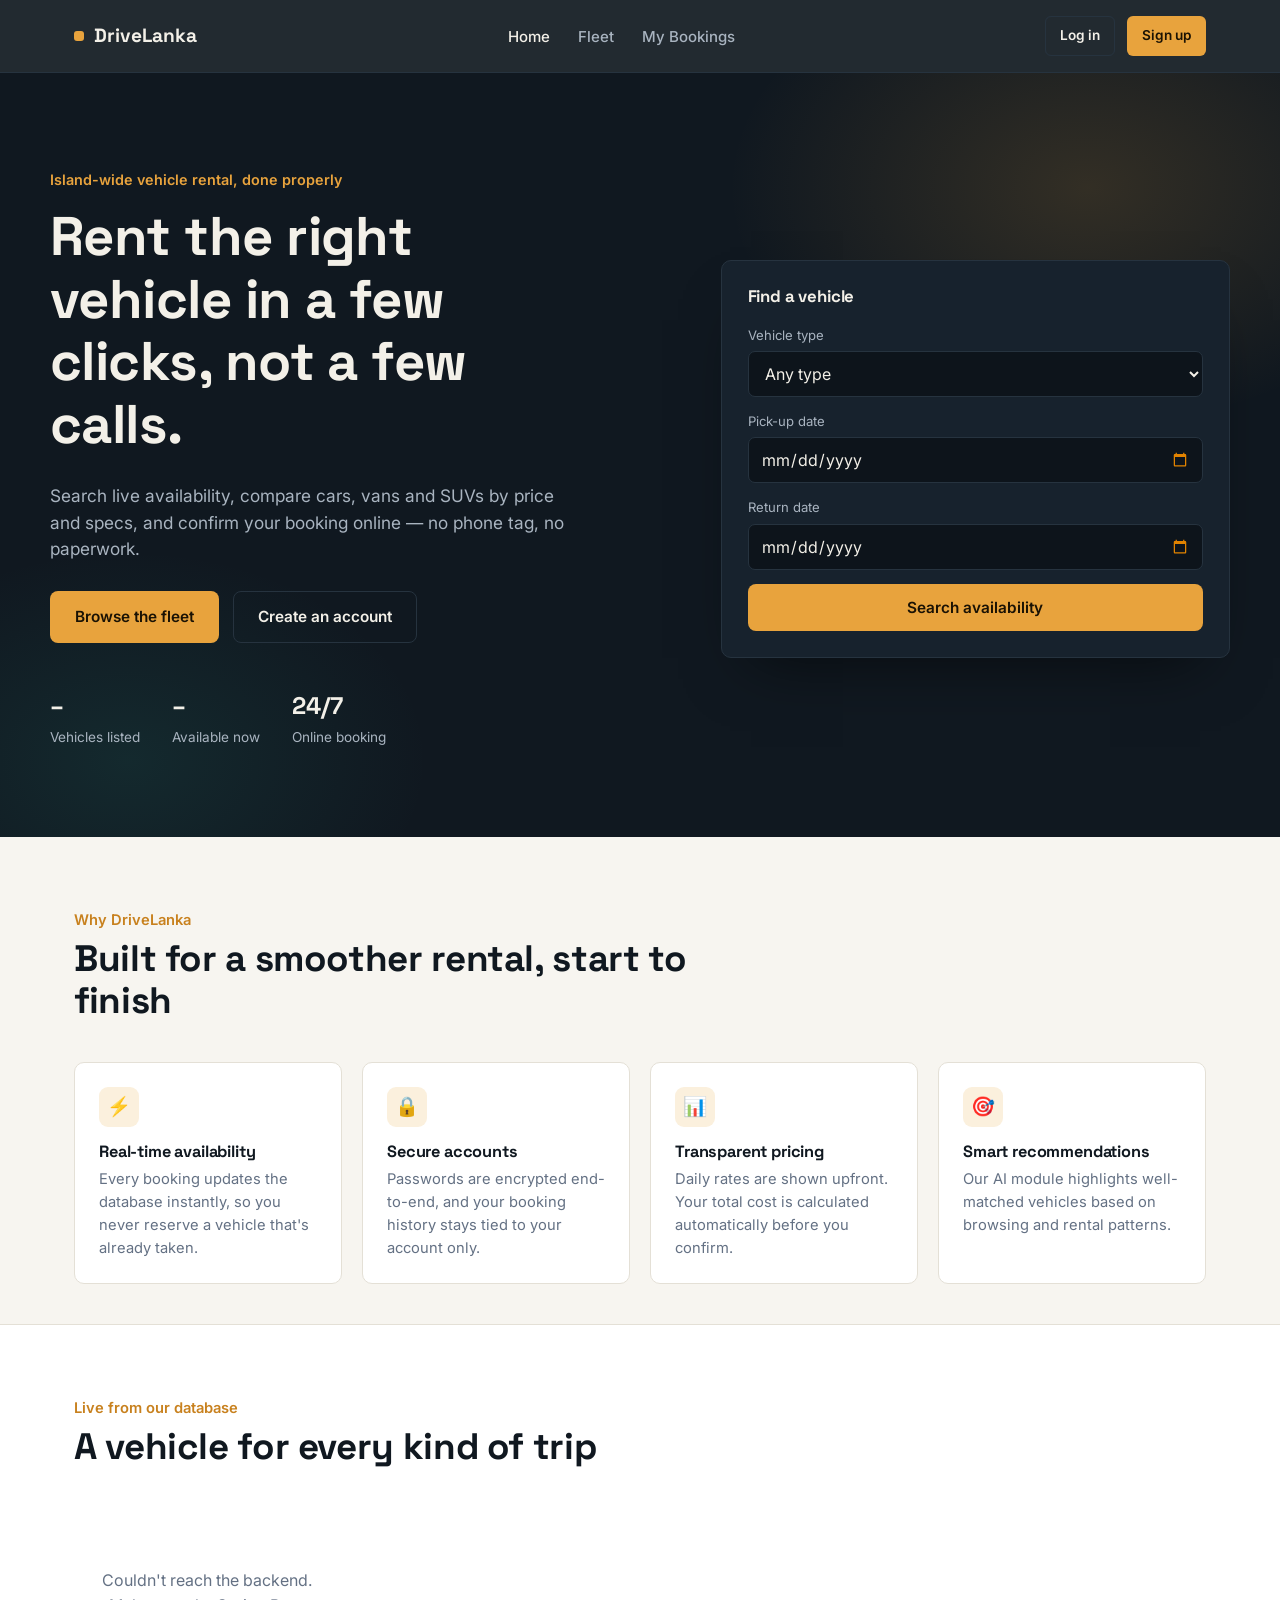
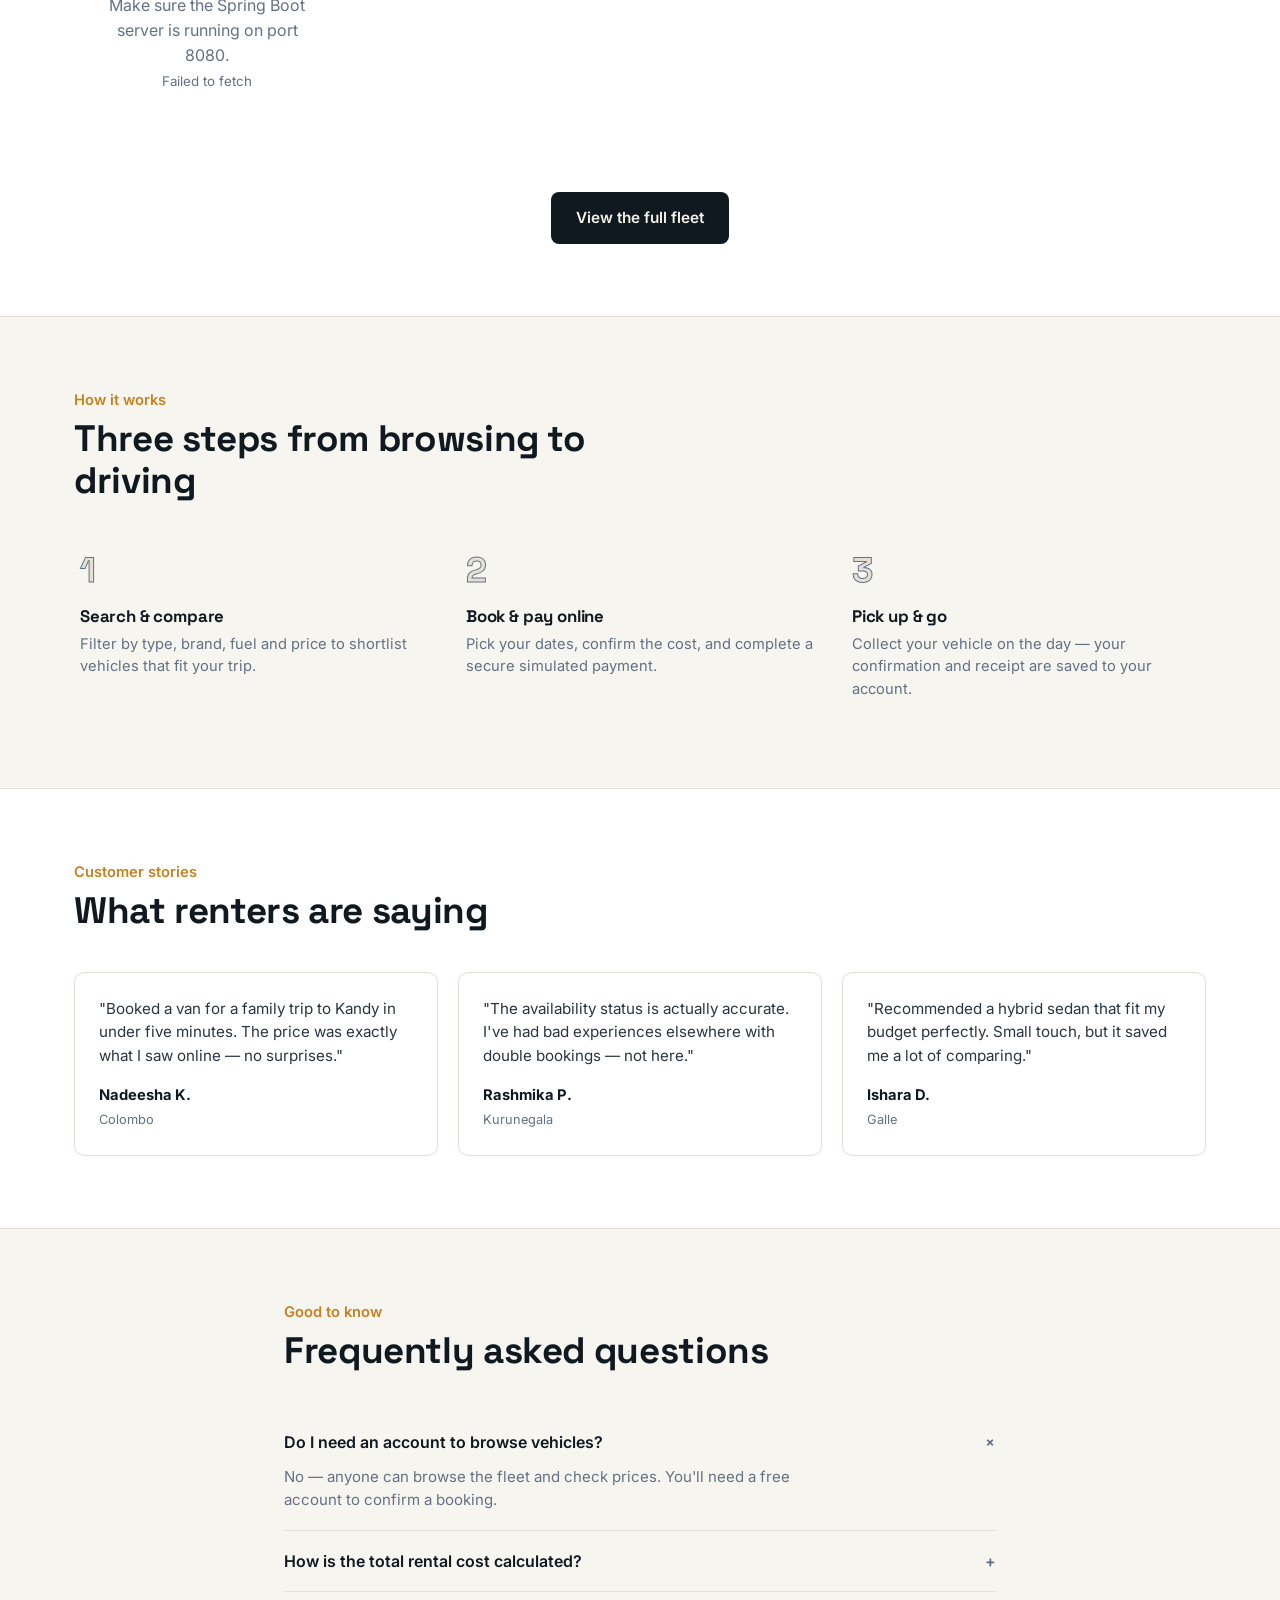
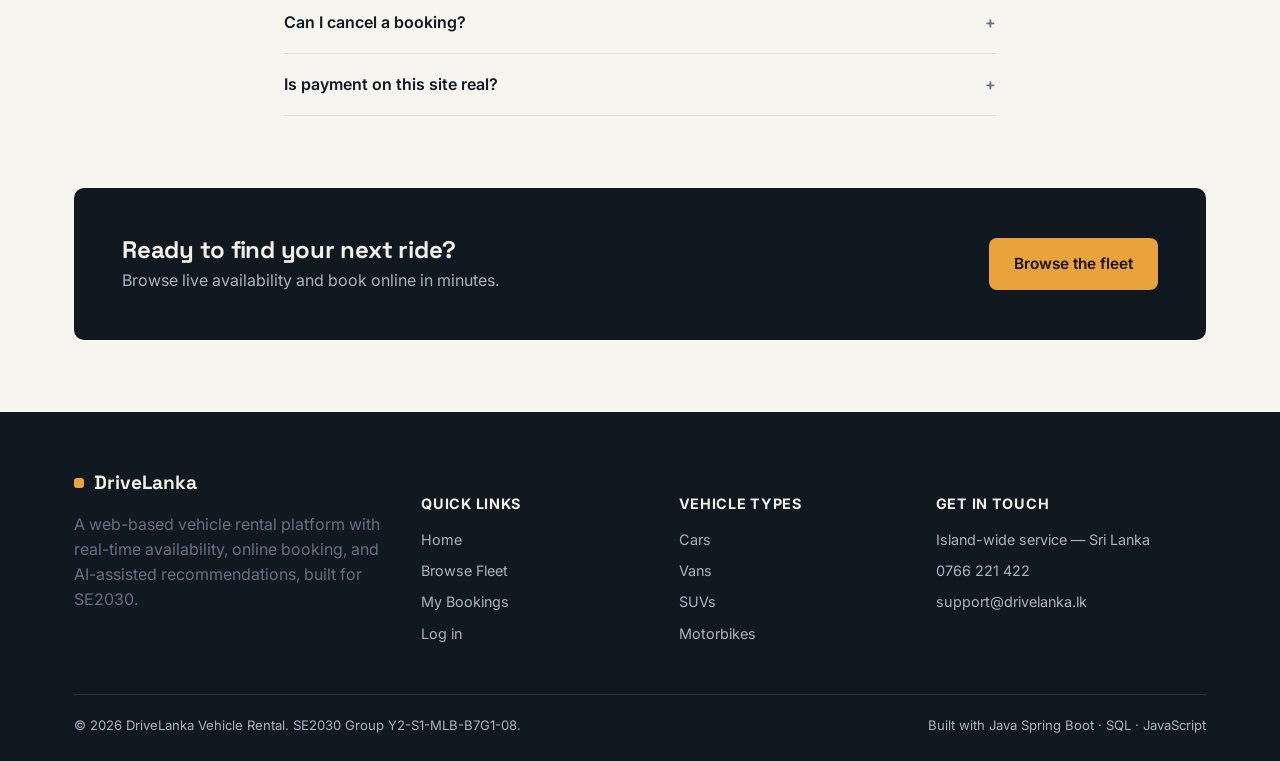
<file: vehicle-rental-system-FINAL/frontend/index.html>
<!DOCTYPE html>
<html lang="en">
<head>
<meta charset="UTF-8" />
<meta name="viewport" content="width=device-width, initial-scale=1.0" />
<title>DriveLanka — Web-Based Vehicle Rental System</title>
<link rel="stylesheet" href="css/style.css" />
</head>
<body data-page="index.html">

<nav class="nav" id="nav-mount"></nav>

<!-- ===================== HERO ===================== -->
<header class="hero">
  <div class="wrap hero-inner">
    <div>
      <div class="hero-eyebrow">Island-wide vehicle rental, done properly</div>
      <h1>Rent the right vehicle in a few clicks, not a few calls.</h1>
      <p class="lead">Search live availability, compare cars, vans and SUVs by price and specs, and confirm your booking online — no phone tag, no paperwork.</p>
      <div class="hero-cta" id="heroCta">
        <a href="vehicles.html" class="btn btn-primary">Browse the fleet</a>
        <a href="register.html" class="btn btn-outline" id="heroCreateAccountBtn">Create an account</a>
      </div>
      <div class="hero-stats">
        <div><b id="statVehicles">–</b><span>Vehicles listed</span></div>
        <div><b id="statAvailable">–</b><span>Available now</span></div>
        <div><b>24/7</b><span>Online booking</span></div>
      </div>
    </div>

    <div class="hero-panel">
      <h3>Find a vehicle</h3>
      <form id="quickSearchForm">
        <div class="field">
          <label for="qType">Vehicle type</label>
          <select id="qType">
            <option value="">Any type</option>
            <option value="Car">Car</option>
            <option value="Van">Van</option>
            <option value="SUV">SUV</option>
            <option value="Motorbike">Motorbike</option>
          </select>
        </div>
        <div class="field">
          <label for="qPickup">Pick-up date</label>
          <input type="date" id="qPickup" autocomplete="off" />
        </div>
        <div class="field">
          <label for="qReturn">Return date</label>
          <input type="date" id="qReturn" autocomplete="off" />
        </div>
        <div id="quickSearchMsg" class="form-msg"></div>
        <button type="submit" class="btn btn-primary btn-block">Search availability</button>
      </form>
    </div>
  </div>
</header>

<!-- ===================== FEATURES ===================== -->
<section class="section" style="padding-bottom:40px;">
  <div class="wrap">
    <div class="section-head">
      <span class="kicker">Why DriveLanka</span>
      <h2>Built for a smoother rental, start to finish</h2>
    </div>
    <div class="feature-grid">
      <div class="feature-card">
        <div class="icon">&#9889;</div>
        <h4>Real-time availability</h4>
        <p>Every booking updates the database instantly, so you never reserve a vehicle that's already taken.</p>
      </div>
      <div class="feature-card">
        <div class="icon">&#128274;</div>
        <h4>Secure accounts</h4>
        <p>Passwords are encrypted end-to-end, and your booking history stays tied to your account only.</p>
      </div>
      <div class="feature-card">
        <div class="icon">&#128202;</div>
        <h4>Transparent pricing</h4>
        <p>Daily rates are shown upfront. Your total cost is calculated automatically before you confirm.</p>
      </div>
      <div class="feature-card">
        <div class="icon">&#127919;</div>
        <h4>Smart recommendations</h4>
        <p>Our AI module highlights well-matched vehicles based on browsing and rental patterns.</p>
      </div>
    </div>
  </div>
</section>

<!-- ===================== FLEET PREVIEW (live from backend) ===================== -->
<section class="section" style="background:var(--paper-card); border-top:1px solid var(--line-light); border-bottom:1px solid var(--line-light);">
  <div class="wrap">
    <div class="section-head">
      <span class="kicker">Live from our database</span>
      <h2>A vehicle for every kind of trip</h2>
    </div>
    <div class="grid" id="fleetPreview">
      <div class="spinner"></div>
    </div>
    <div class="center mt-lg">
      <a href="vehicles.html" class="btn btn-dark">View the full fleet</a>
    </div>
  </div>
</section>

<section class="section" id="recommendedSection" style="display:none;">
  <div class="wrap">
    <div class="section-head">
      <span class="kicker">Picked for you</span>
      <h2>Recommended for you</h2>
    </div>
    <p style="color:var(--text-mute);margin-bottom:20px;">Based on what you've rented before, from our AI recommendation engine.</p>
    <div class="grid" id="recommendedGrid">
      <div class="spinner"></div>
    </div>
  </div>
</section>

<!-- ===================== HOW IT WORKS ===================== -->
<section class="section">
  <div class="wrap">
    <div class="section-head">
      <span class="kicker">How it works</span>
      <h2>Three steps from browsing to driving</h2>
    </div>
    <div class="steps">
      <div class="step">
        <div class="num">1</div>
        <h4>Search &amp; compare</h4>
        <p>Filter by type, brand, fuel and price to shortlist vehicles that fit your trip.</p>
      </div>
      <div class="step">
        <div class="num">2</div>
        <h4>Book &amp; pay online</h4>
        <p>Pick your dates, confirm the cost, and complete a secure simulated payment.</p>
      </div>
      <div class="step">
        <div class="num">3</div>
        <h4>Pick up &amp; go</h4>
        <p>Collect your vehicle on the day — your confirmation and receipt are saved to your account.</p>
      </div>
    </div>
  </div>
</section>

<!-- ===================== TESTIMONIALS ===================== -->
<section class="section" style="background:var(--paper-card); border-top:1px solid var(--line-light); border-bottom:1px solid var(--line-light);">
  <div class="wrap">
    <div class="section-head">
      <span class="kicker">Customer stories</span>
      <h2>What renters are saying</h2>
    </div>
    <div class="testimonial-grid">
      <div class="tcard">
        <p>"Booked a van for a family trip to Kandy in under five minutes. The price was exactly what I saw online — no surprises."</p>
        <div class="who"><b>Nadeesha K.</b><span>Colombo</span></div>
      </div>
      <div class="tcard">
        <p>"The availability status is actually accurate. I've had bad experiences elsewhere with double bookings — not here."</p>
        <div class="who"><b>Rashmika P.</b><span>Kurunegala</span></div>
      </div>
      <div class="tcard">
        <p>"Recommended a hybrid sedan that fit my budget perfectly. Small touch, but it saved me a lot of comparing."</p>
        <div class="who"><b>Ishara D.</b><span>Galle</span></div>
      </div>
    </div>
  </div>
</section>

<!-- ===================== FAQ ===================== -->
<section class="section">
  <div class="wrap" style="max-width:760px;">
    <div class="section-head">
      <span class="kicker">Good to know</span>
      <h2>Frequently asked questions</h2>
    </div>
    <div id="faqList">
      <div class="faq-item open">
        <div class="faq-q"><span>Do I need an account to browse vehicles?</span><span class="chev">+</span></div>
        <div class="faq-a"><p style="margin:0;">No — anyone can browse the fleet and check prices. You'll need a free account to confirm a booking.</p></div>
      </div>
      <div class="faq-item">
        <div class="faq-q"><span>How is the total rental cost calculated?</span><span class="chev">+</span></div>
        <div class="faq-a"><p style="margin:0;">We multiply the vehicle's daily rate by the number of rental days you select, shown before you confirm.</p></div>
      </div>
      <div class="faq-item">
        <div class="faq-q"><span>Can I cancel a booking?</span><span class="chev">+</span></div>
        <div class="faq-a"><p style="margin:0;">Yes, from the "My Bookings" page. Cancelling immediately frees the vehicle up for other customers.</p></div>
      </div>
      <div class="faq-item">
        <div class="faq-q"><span>Is payment on this site real?</span><span class="chev">+</span></div>
        <div class="faq-a"><p style="margin:0;">This academic project uses a simulated payment step — no real card details or transactions are processed.</p></div>
      </div>
    </div>
  </div>
</section>

<!-- ===================== CTA ===================== -->
<section class="section" style="padding-top:0;">
  <div class="wrap">
    <div class="cta-band">
      <div>
        <h3>Ready to find your next ride?</h3>
        <p>Browse live availability and book online in minutes.</p>
      </div>
      <a href="vehicles.html" class="btn btn-primary">Browse the fleet</a>
    </div>
  </div>
</section>

<footer class="footer" id="footer-mount"></footer>

<script src="js/api.js"></script>
<script src="js/layout.js"></script>
<script src="js/app.js"></script>
</body>
</html>
</file>
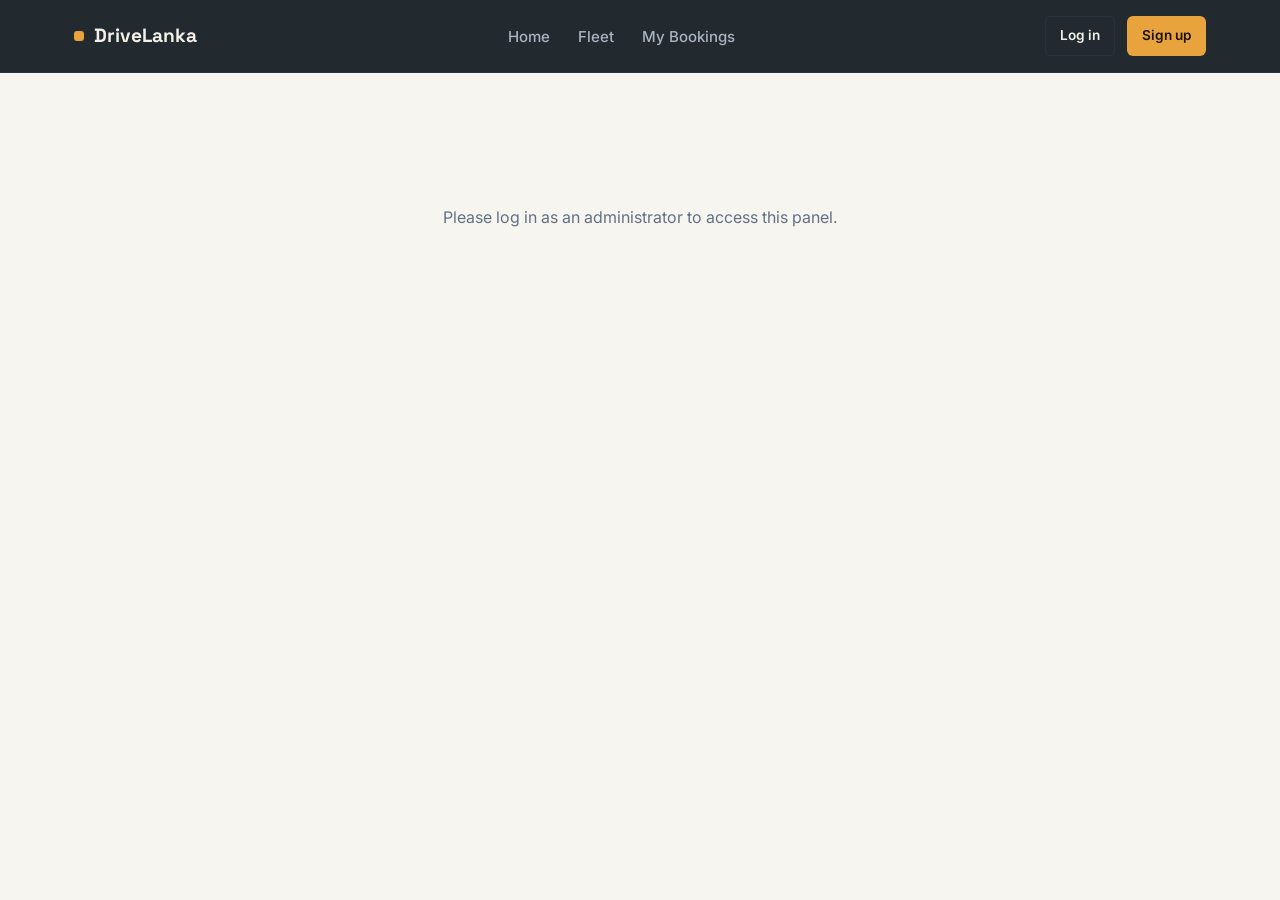
<file: vehicle-rental-system-FINAL/frontend/admin.html>
<!DOCTYPE html>
<html lang="en">
<head>
<meta charset="UTF-8" />
<meta name="viewport" content="width=device-width, initial-scale=1.0" />
<title>Admin Panel — DriveLanka</title>
<link rel="stylesheet" href="css/style.css" />
</head>
<body data-page="admin.html">

<nav class="nav" id="nav-mount"></nav>

<div id="guardMount"></div>

<div class="admin-shell" id="adminShell" style="display:none;">
  <aside class="admin-side">
    <div class="who">
      <b id="adminName">Admin</b>
      <span id="adminEmail">–</span>
    </div>
    <nav class="admin-nav">
      <button data-tab="dashboard" class="active">Dashboard</button>
      <button data-tab="vehicles">Vehicles (CRUD)</button>
      <button data-tab="bookings">Bookings</button>
      <button data-tab="users">Users (CRUD)</button>
      <button data-tab="reviews">Reviews</button>
      <button data-tab="reports">Reports</button>
      <button data-tab="ai-insights">AI Insights</button>
    </nav>
  </aside>

  <main class="admin-main">

    <!-- DASHBOARD -->
    <section id="tab-dashboard" class="admin-tab">
      <div class="admin-header">
        <div><h2>Dashboard</h2><p>Live snapshot pulled straight from the SQL database.</p></div>
      </div>
      <div class="stat-row" id="statRow">
        <div class="stat-card"><span>Total vehicles</span><b id="statTotalVehicles">–</b></div>
        <div class="stat-card"><span>Available now</span><b id="statAvail">–</b></div>
        <div class="stat-card"><span>Total bookings</span><b id="statBookings">–</b></div>
        <div class="stat-card"><span>Registered users</span><b id="statUsers">–</b></div>
      </div>
      <div class="panel">
        <div class="panel-head"><h3>Recent bookings</h3></div>
        <div id="recentBookings"><div class="spinner"></div></div>
      </div>
    </section>

    <!-- VEHICLES CRUD -->
    <section id="tab-vehicles" class="admin-tab" style="display:none;">
      <div class="admin-header">
        <div><h2>Vehicle Inventory</h2><p>Add, edit, or remove vehicles — changes save directly to the database.</p></div>
        <button class="btn btn-primary" id="addVehicleBtn">+ Add Vehicle</button>
      </div>
      <div class="panel">
        <div id="vehiclesTable"><div class="spinner"></div></div>
      </div>
    </section>

    <!-- BOOKINGS -->
    <section id="tab-bookings" class="admin-tab" style="display:none;">
      <div class="admin-header">
        <div><h2>Bookings</h2><p>Approve, cancel, or remove customer bookings.</p></div>
      </div>
      <div class="panel">
        <div id="bookingsTable"><div class="spinner"></div></div>
      </div>
    </section>

    <!-- USERS CRUD -->
    <section id="tab-users" class="admin-tab" style="display:none;">
      <div class="admin-header">
        <div><h2>Users</h2><p>Manage customer and admin accounts.</p></div>
      </div>
      <div class="panel">
        <div id="usersTable"><div class="spinner"></div></div>
      </div>
    </section>

    <!-- REVIEWS (Manage customer feedback) -->
    <section id="tab-reviews" class="admin-tab" style="display:none;">
      <div class="admin-header">
        <div><h2>Customer Reviews</h2><p>Feedback customers left about the vehicles and service they used.</p></div>
      </div>
      <div class="panel">
        <div id="reviewsTable"><div class="spinner"></div></div>
      </div>
    </section>

    <!-- REPORTS AND ANALYTICS -->
    <section id="tab-reports" class="admin-tab" style="display:none;">
      <div class="admin-header">
        <div><h2>Reports &amp; Analytics</h2><p>Computed live from the SQL database.</p></div>
      </div>
      <div class="stat-row" id="reportStatRow">
        <div class="stat-card"><span>Total bookings</span><b id="repTotalBookings">–</b></div>
        <div class="stat-card"><span>Total revenue</span><b id="repTotalRevenue">–</b></div>
        <div class="stat-card"><span>Completed rentals</span><b id="repCompleted">–</b></div>
        <div class="stat-card"><span>Cancelled</span><b id="repCancelled">–</b></div>
      </div>
      <div class="panel">
        <div class="panel-head"><h3>Most rented vehicles</h3></div>
        <div id="reportTopVehicles"><div class="spinner"></div></div>
      </div>
      <div class="panel">
        <div class="panel-head"><h3>Customer activity</h3></div>
        <div id="reportCustomerActivity"><div class="spinner"></div></div>
      </div>
    </section>

    <!-- AI INSIGHTS (UC-04) -->
    <section id="tab-ai-insights" class="admin-tab" style="display:none;">
      <div class="admin-header">
        <div><h2>AI Insights</h2><p>Recommendation, pricing, demand and pattern intelligence computed from live booking data.</p></div>
      </div>

      <div class="panel">
        <div class="panel-head"><h3>Sample recommendations (popularity-based preview)</h3></div>
        <div id="aiRecsOut"><div class="spinner"></div></div>
      </div>

      <div class="panel">
        <div class="panel-head"><h3>Booking patterns</h3></div>
        <div id="aiPatternsOut"><div class="spinner"></div></div>
      </div>

      <div class="panel">
        <div class="panel-head"><h3>Demand prediction</h3></div>
        <div class="toolbar" style="margin-bottom:12px;display:flex;gap:10px;align-items:center;">
          <select id="aiDemandCategory">
            <option value="">All types</option>
            <option value="Car">Car</option>
            <option value="Van">Van</option>
            <option value="SUV">SUV</option>
            <option value="Motorbike">Motorbike</option>
          </select>
          <button class="btn btn-primary btn-sm" id="aiDemandBtn">Predict next month</button>
        </div>
        <div id="aiDemandOut"><p style="color:var(--text-mute);">Pick a type and click Predict.</p></div>
      </div>

      <div class="panel">
        <div class="panel-head"><h3>Model / strategy comparison</h3></div>
        <div id="aiComparisonOut"><div class="spinner"></div></div>
      </div>
    </section>

  </main>
</div>

<!-- Vehicle Add/Edit Modal -->
<div class="modal-backdrop" id="vehicleModal">
  <div class="modal">
    <h3 id="vehicleModalTitle">Add Vehicle</h3>
    <form id="vehicleForm">
      <input type="hidden" id="vId" />
      <div class="grid-2">
        <div class="field"><label for="vName">Name</label><input id="vName" required /></div>
        <div class="field"><label for="vBrand">Brand</label><input id="vBrand" required /></div>
      </div>
      <div class="grid-2">
        <div class="field">
          <label for="vType">Type</label>
          <select id="vType" required>
            <option value="Car">Car</option><option value="Van">Van</option>
            <option value="SUV">SUV</option><option value="Motorbike">Motorbike</option>
          </select>
        </div>
        <div class="field">
          <label for="vFuel">Fuel type</label>
          <select id="vFuel">
            <option value="Petrol">Petrol</option><option value="Diesel">Diesel</option>
            <option value="Electric">Electric</option><option value="Hybrid">Hybrid</option>
          </select>
        </div>
      </div>
      <div class="grid-2">
        <div class="field">
          <label for="vTransmission">Transmission</label>
          <select id="vTransmission"><option value="Automatic">Automatic</option><option value="Manual">Manual</option></select>
        </div>
        <div class="field"><label for="vPrice">Price per day (LKR)</label><input id="vPrice" type="number" min="0" step="1" required /></div>
      </div>
      <div class="grid-2">
        <div class="field"><label for="vReg">Registration number</label><input id="vReg" /></div>
        <div class="field">
          <label for="vStatus">Status</label>
          <select id="vStatus">
            <option value="AVAILABLE">Available</option><option value="RESERVED">Reserved</option>
            <option value="RENTED">Rented</option><option value="MAINTENANCE">Maintenance</option>
          </select>
        </div>
      </div>
      <div class="field"><label for="vImage">Image URL</label><input id="vImage" placeholder="https://…" /></div>
      <div class="field"><label for="vDesc">Description</label><input id="vDesc" /></div>
      <div class="modal-actions">
        <button type="button" class="btn btn-danger" id="vehicleCancelBtn">Cancel</button>
        <button type="submit" class="btn btn-primary" id="vehicleSaveBtn">Save vehicle</button>
      </div>
    </form>
  </div>
</div>

<!-- User Edit Modal -->
<div class="modal-backdrop" id="userModal">
  <div class="modal">
    <h3>Edit User</h3>
    <form id="userForm">
      <input type="hidden" id="uId" />
      <div class="grid-2">
        <div class="field"><label for="uName">Full name</label><input id="uName" required /></div>
        <div class="field"><label for="uEmail">Email</label><input id="uEmail" type="email" required /></div>
      </div>
      <div class="grid-2">
        <div class="field"><label for="uNic">NIC</label><input id="uNic" /></div>
        <div class="field"><label for="uPhone">Phone</label><input id="uPhone" /></div>
      </div>
      <div class="grid-2">
        <div class="field">
          <label for="uRole">Role</label>
          <select id="uRole"><option value="CUSTOMER">Customer</option><option value="ADMIN">Admin</option></select>
        </div>
        <div class="field"><label for="uPassword">New password (optional)</label><input id="uPassword" type="password" placeholder="Leave blank to keep current" /></div>
      </div>
      <div class="modal-actions">
        <button type="button" class="btn btn-danger" id="userCancelBtn">Cancel</button>
        <button type="submit" class="btn btn-primary">Save user</button>
      </div>
    </form>
  </div>
</div>

<script src="js/api.js"></script>
<script src="js/layout.js"></script>
<script src="js/admin.js"></script>
</body>
</html>
</file>
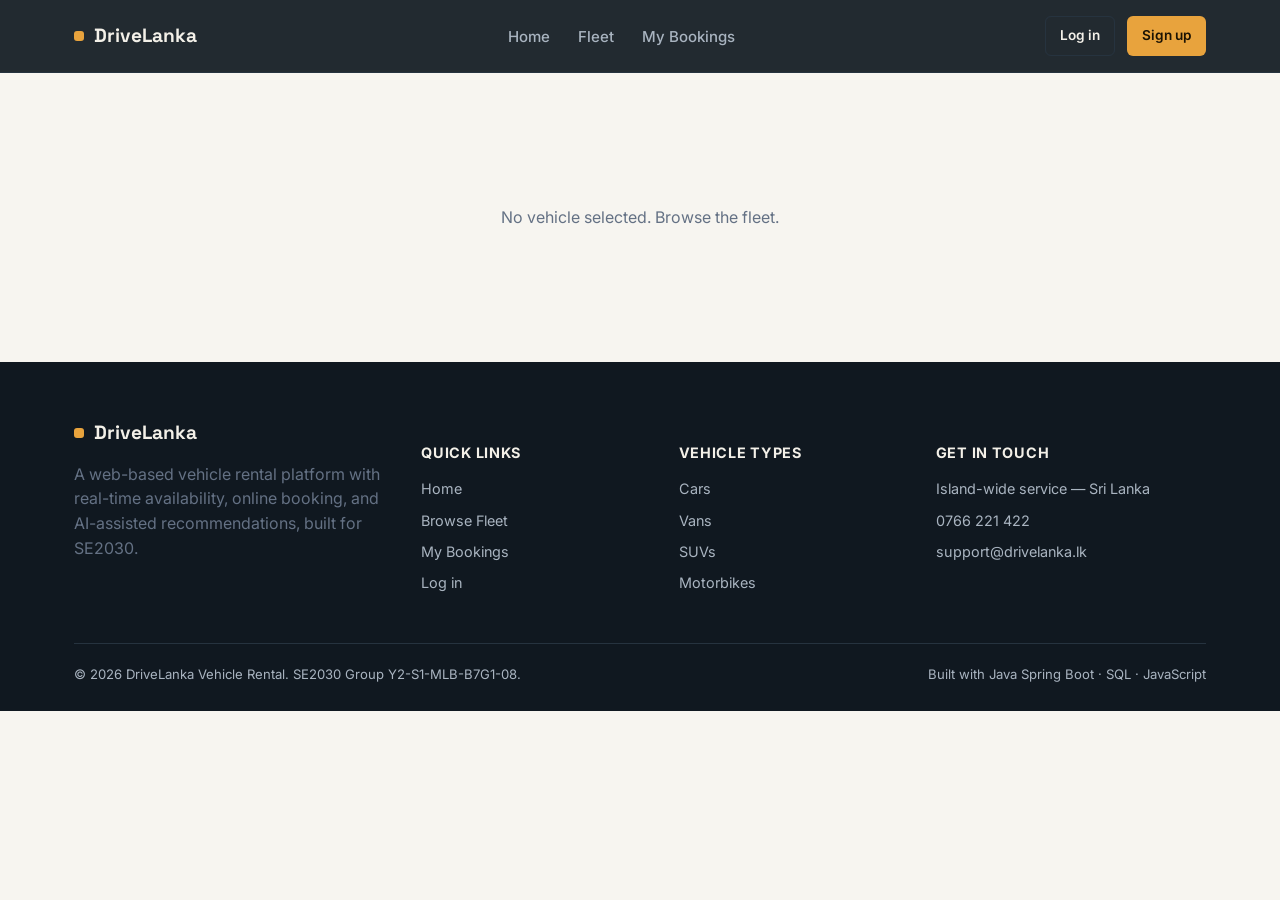
<file: vehicle-rental-system-FINAL/frontend/booking.html>
<!DOCTYPE html>
<html lang="en">
<head>
<meta charset="UTF-8" />
<meta name="viewport" content="width=device-width, initial-scale=1.0" />
<title>Book a Vehicle — DriveLanka</title>
<link rel="stylesheet" href="css/style.css" />
</head>
<body data-page="">

<nav class="nav" id="nav-mount"></nav>

<section class="section">
  <div class="wrap" id="bookingWrap" style="max-width:1000px;">
    <div class="spinner"></div>
  </div>
</section>

<footer class="footer" id="footer-mount"></footer>

<script src="js/api.js"></script>
<script src="js/layout.js"></script>
<script src="js/booking.js"></script>
</body>
</html>
</file>
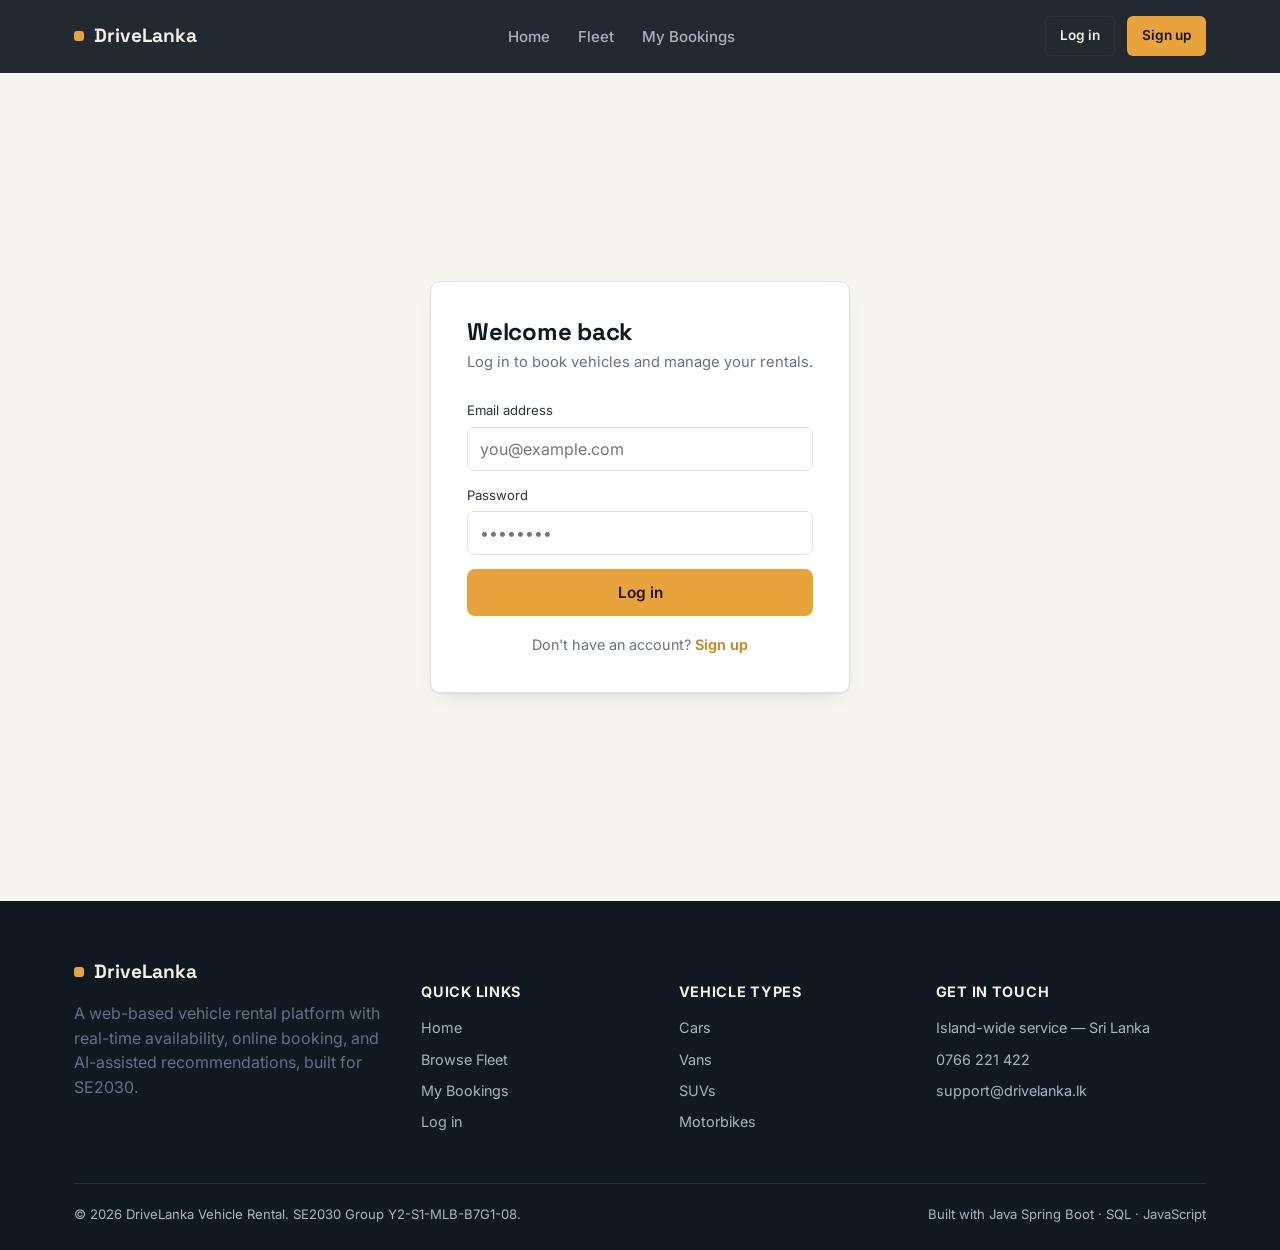
<file: vehicle-rental-system-FINAL/frontend/login.html>
<!DOCTYPE html>
<html lang="en">
<head>
<meta charset="UTF-8" />
<meta name="viewport" content="width=device-width, initial-scale=1.0" />
<title>Log In — DriveLanka</title>
<link rel="stylesheet" href="css/style.css" />
</head>
<body data-page="login.html">

<nav class="nav" id="nav-mount"></nav>

<div class="auth-shell">
  <div class="auth-card">
    <h2>Welcome back</h2>
    <p class="sub">Log in to book vehicles and manage your rentals.</p>
    <div id="loginMsg" class="form-msg"></div>
    <form id="loginForm">
      <div class="field">
        <label for="email">Email address</label>
        <input type="email" id="email" required placeholder="you@example.com" />
      </div>
      <div class="field">
        <label for="password">Password</label>
        <input type="password" id="password" required placeholder="••••••••" />
      </div>
      <button type="submit" class="btn btn-primary btn-block" id="loginBtn">Log in</button>
    </form>
    <div class="auth-foot">
      Don't have an account? <a href="register.html" style="color:var(--amber-dark);font-weight:600;">Sign up</a>
    </div>
  </div>
</div>

<footer class="footer" id="footer-mount"></footer>

<script src="js/api.js"></script>
<script src="js/layout.js"></script>
<script src="js/auth.js"></script>
</body>
</html>
</file>
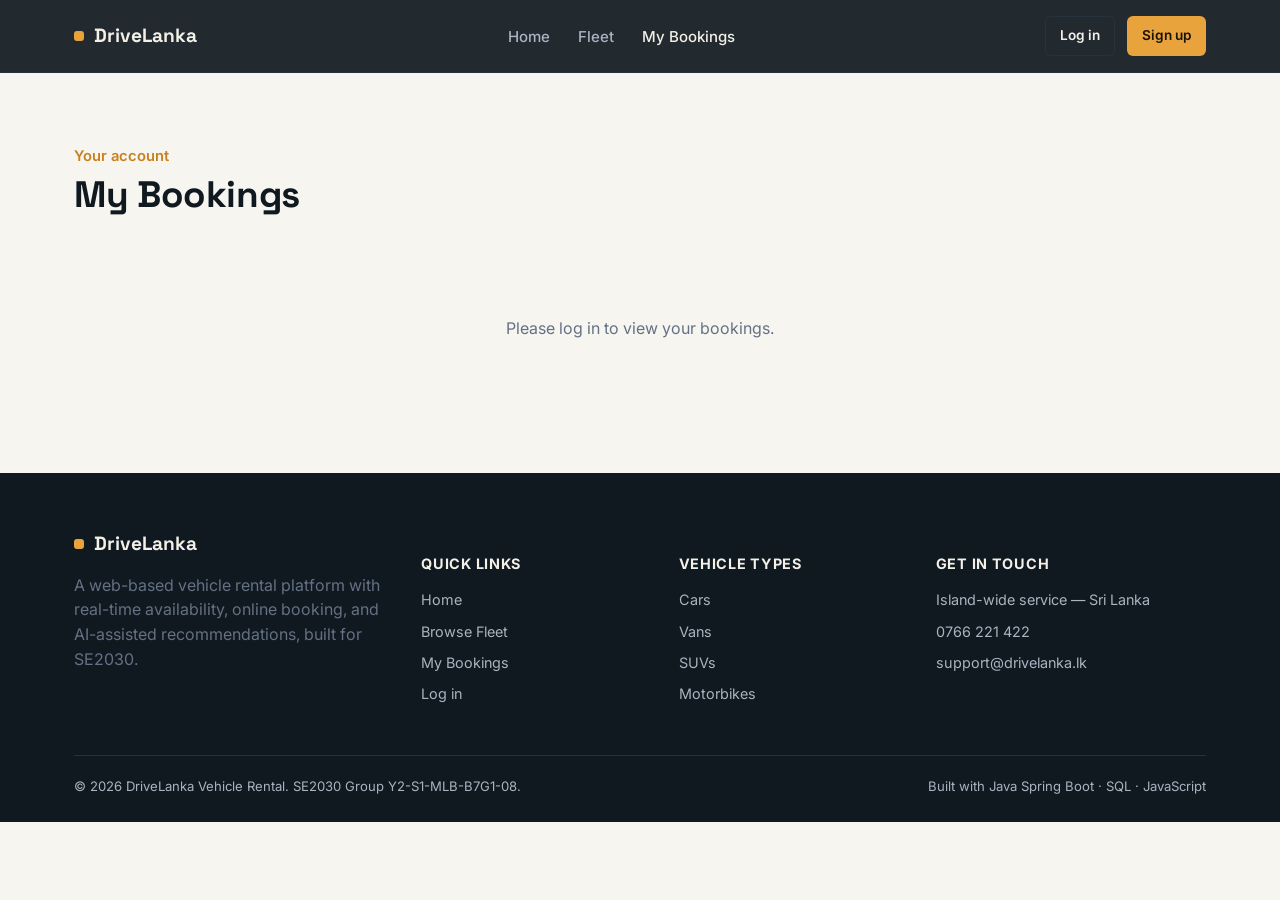
<file: vehicle-rental-system-FINAL/frontend/my-bookings.html>
<!DOCTYPE html>
<html lang="en">
<head>
<meta charset="UTF-8" />
<meta name="viewport" content="width=device-width, initial-scale=1.0" />
<title>My Bookings — DriveLanka</title>
<link rel="stylesheet" href="css/style.css" />
</head>
<body data-page="my-bookings.html">

<nav class="nav" id="nav-mount"></nav>

<section class="section">
  <div class="wrap">
    <div class="section-head">
      <span class="kicker">Your account</span>
      <h2>My Bookings</h2>
    </div>
    <div id="bookingsMount"><div class="spinner"></div></div>
  </div>
</section>

<!-- Review modal -->
<div class="modal-backdrop" id="reviewModal">
  <div class="modal">
    <h3>Leave a review</h3>
    <p id="reviewVehicleLabel" style="color:var(--text-mute);margin-top:-10px;margin-bottom:16px;"></p>
    <input type="hidden" id="reviewBookingId">
    <div class="field">
      <label>Rating</label>
      <select id="reviewRating">
        <option value="5">★★★★★ Excellent</option>
        <option value="4">★★★★ Good</option>
        <option value="3">★★★ Okay</option>
        <option value="2">★★ Poor</option>
        <option value="1">★ Very poor</option>
      </select>
    </div>
    <div class="field">
      <label>Comment</label>
      <textarea id="reviewComment" rows="4" placeholder="How was the vehicle and the service?" style="width:100%;padding:10px;border-radius:8px;border:1px solid var(--line-light);"></textarea>
    </div>
    <div class="modal-actions">
      <button class="btn btn-danger" id="reviewCancelBtn">Cancel</button>
      <button class="btn btn-primary" id="reviewSubmitBtn">Submit Review</button>
    </div>
  </div>
</div>

<footer class="footer" id="footer-mount"></footer>

<script src="js/api.js"></script>
<script src="js/layout.js"></script>
<script src="js/my-bookings.js"></script>
</body>
</html>
</file>
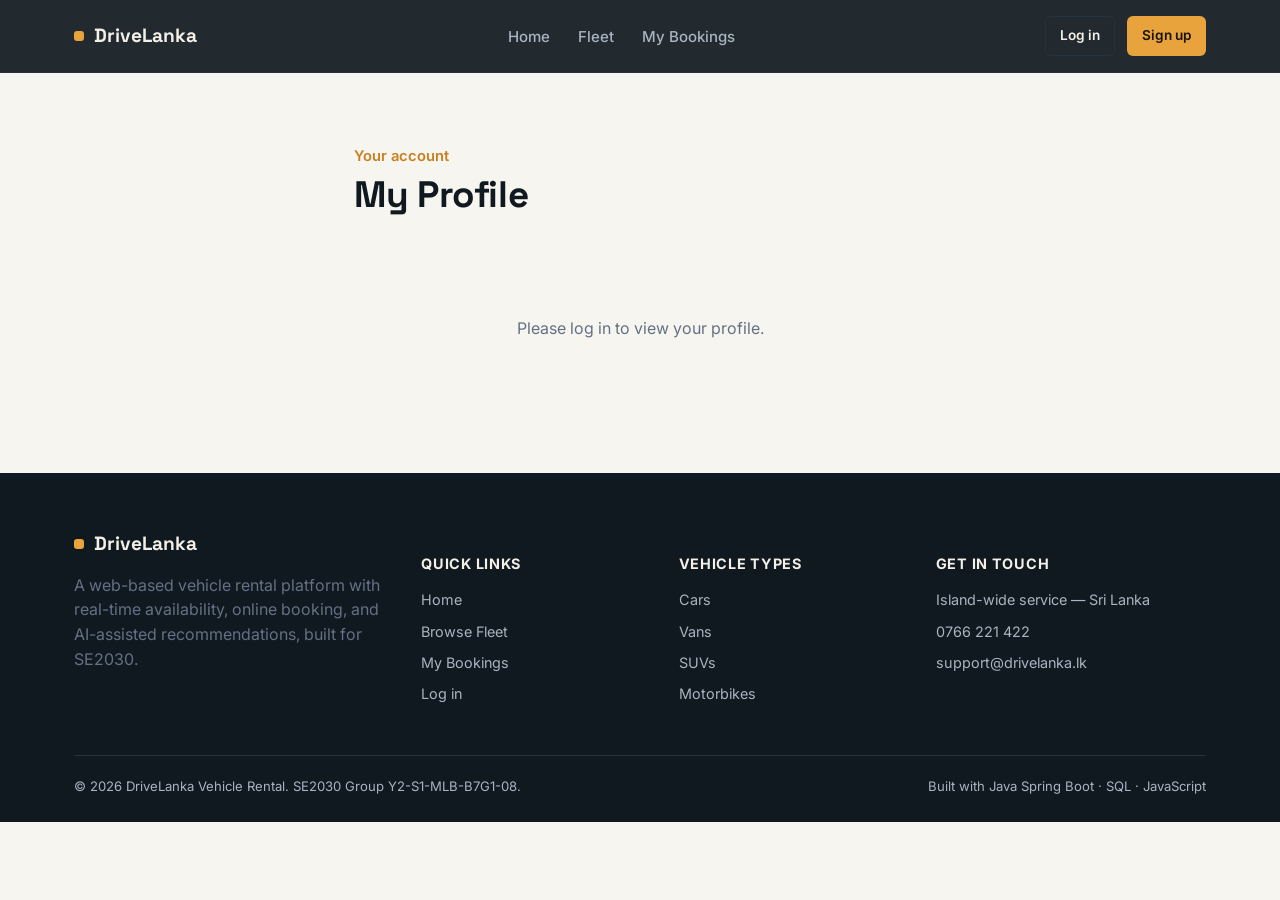
<file: vehicle-rental-system-FINAL/frontend/profile.html>
<!DOCTYPE html>
<html lang="en">
<head>
<meta charset="UTF-8" />
<meta name="viewport" content="width=device-width, initial-scale=1.0" />
<title>My Profile — DriveLanka</title>
<link rel="stylesheet" href="css/style.css" />
</head>
<body data-page="profile.html">

<nav class="nav" id="nav-mount"></nav>

<section class="section">
  <div class="wrap" style="max-width:620px;">
    <div class="section-head">
      <span class="kicker">Your account</span>
      <h2>My Profile</h2>
    </div>
    <div id="profileMount"><div class="spinner"></div></div>
  </div>
</section>

<footer class="footer" id="footer-mount"></footer>

<script src="js/api.js"></script>
<script src="js/layout.js"></script>
<script src="js/profile.js"></script>
</body>
</html>
</file>
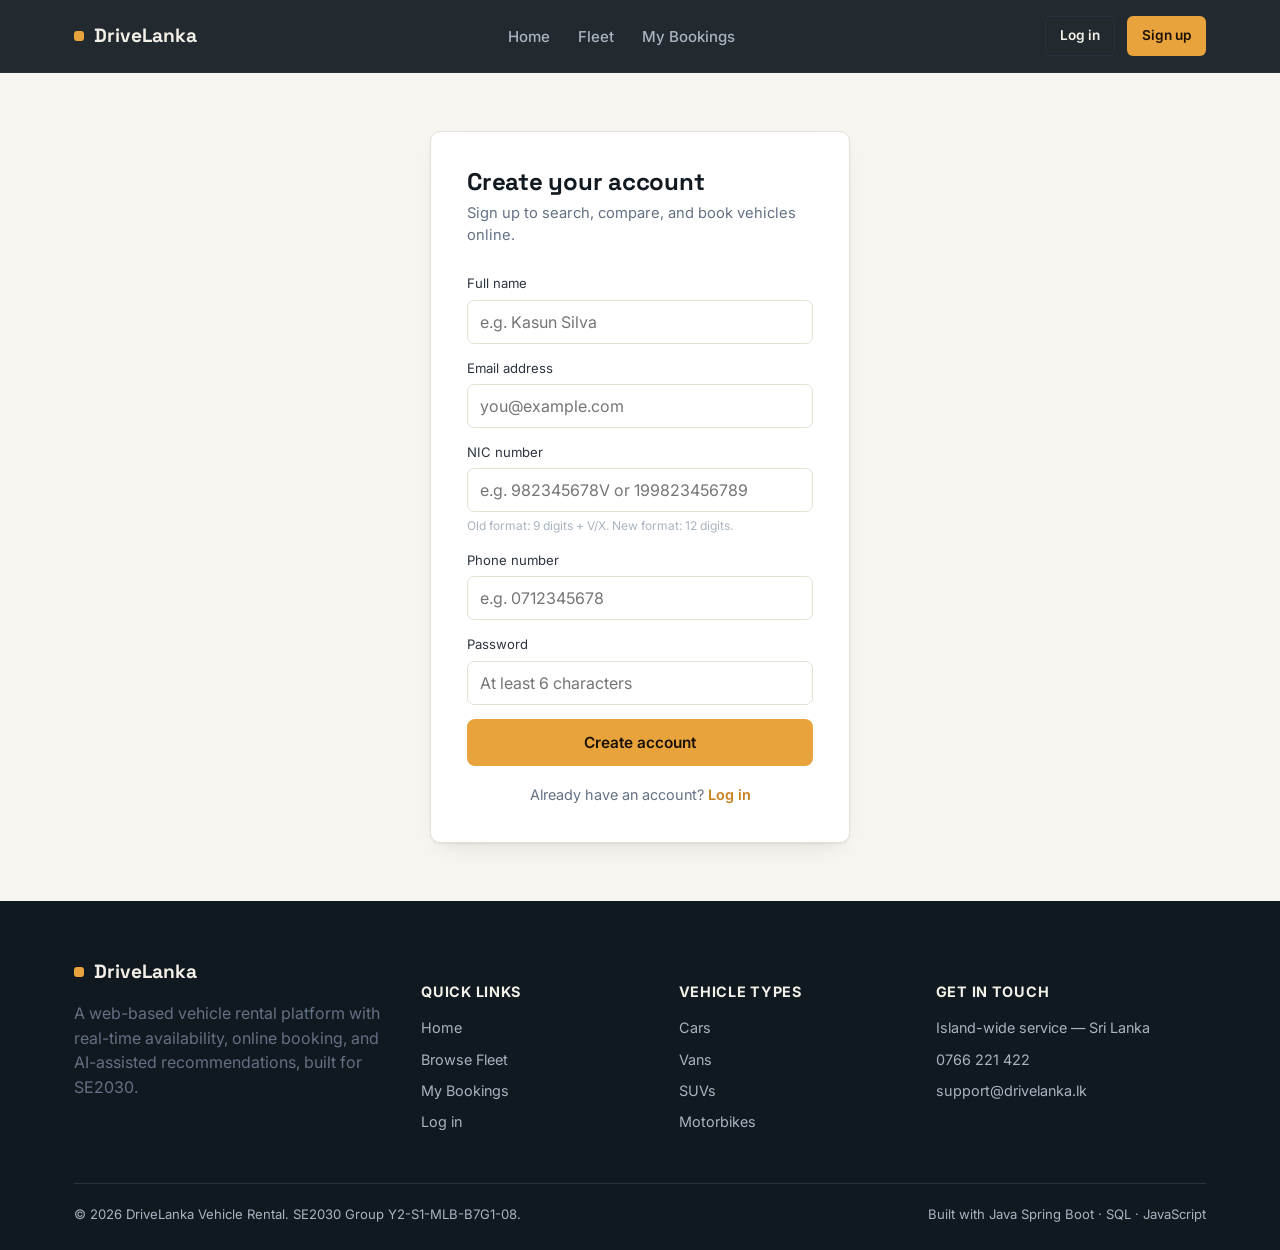
<file: vehicle-rental-system-FINAL/frontend/register.html>
<!DOCTYPE html>
<html lang="en">
<head>
<meta charset="UTF-8" />
<meta name="viewport" content="width=device-width, initial-scale=1.0" />
<title>Sign Up — DriveLanka</title>
<link rel="stylesheet" href="css/style.css" />
</head>
<body data-page="register.html">

<nav class="nav" id="nav-mount"></nav>

<div class="auth-shell">
  <div class="auth-card">
    <h2>Create your account</h2>
    <p class="sub">Sign up to search, compare, and book vehicles online.</p>
    <div id="registerMsg" class="form-msg"></div>
    <form id="registerForm">
      <div class="field">
        <label for="fullName">Full name</label>
        <input type="text" id="fullName" required placeholder="e.g. Kasun Silva" />
      </div>
      <div class="field">
        <label for="email">Email address</label>
        <input type="email" id="email" required placeholder="you@example.com" />
      </div>
      <div class="field">
        <label for="nic">NIC number</label>
        <input type="text" id="nic" required placeholder="e.g. 982345678V or 199823456789"
               pattern="^(\d{9}[VvXx]|\d{12})$"
               title="Old NIC: 9 digits followed by V or X. New NIC: 12 digits." />
        <small class="field-hint">Old format: 9 digits + V/X. New format: 12 digits.</small>
      </div>
      <div class="field">
        <label for="phone">Phone number</label>
        <input type="tel" id="phone" required placeholder="e.g. 0712345678"
               pattern="^0\d{9}$" maxlength="10"
               title="Phone number must be exactly 10 digits, starting with 0." />
      </div>
      <div class="field">
        <label for="password">Password</label>
        <input type="password" id="password" required minlength="6" placeholder="At least 6 characters" />
      </div>
      <button type="submit" class="btn btn-primary btn-block" id="registerBtn">Create account</button>
    </form>
    <div class="auth-foot">
      Already have an account? <a href="login.html" style="color:var(--amber-dark);font-weight:600;">Log in</a>
    </div>
  </div>
</div>

<footer class="footer" id="footer-mount"></footer>

<script src="js/api.js"></script>
<script src="js/layout.js"></script>
<script src="js/auth.js"></script>
</body>
</html>
</file>
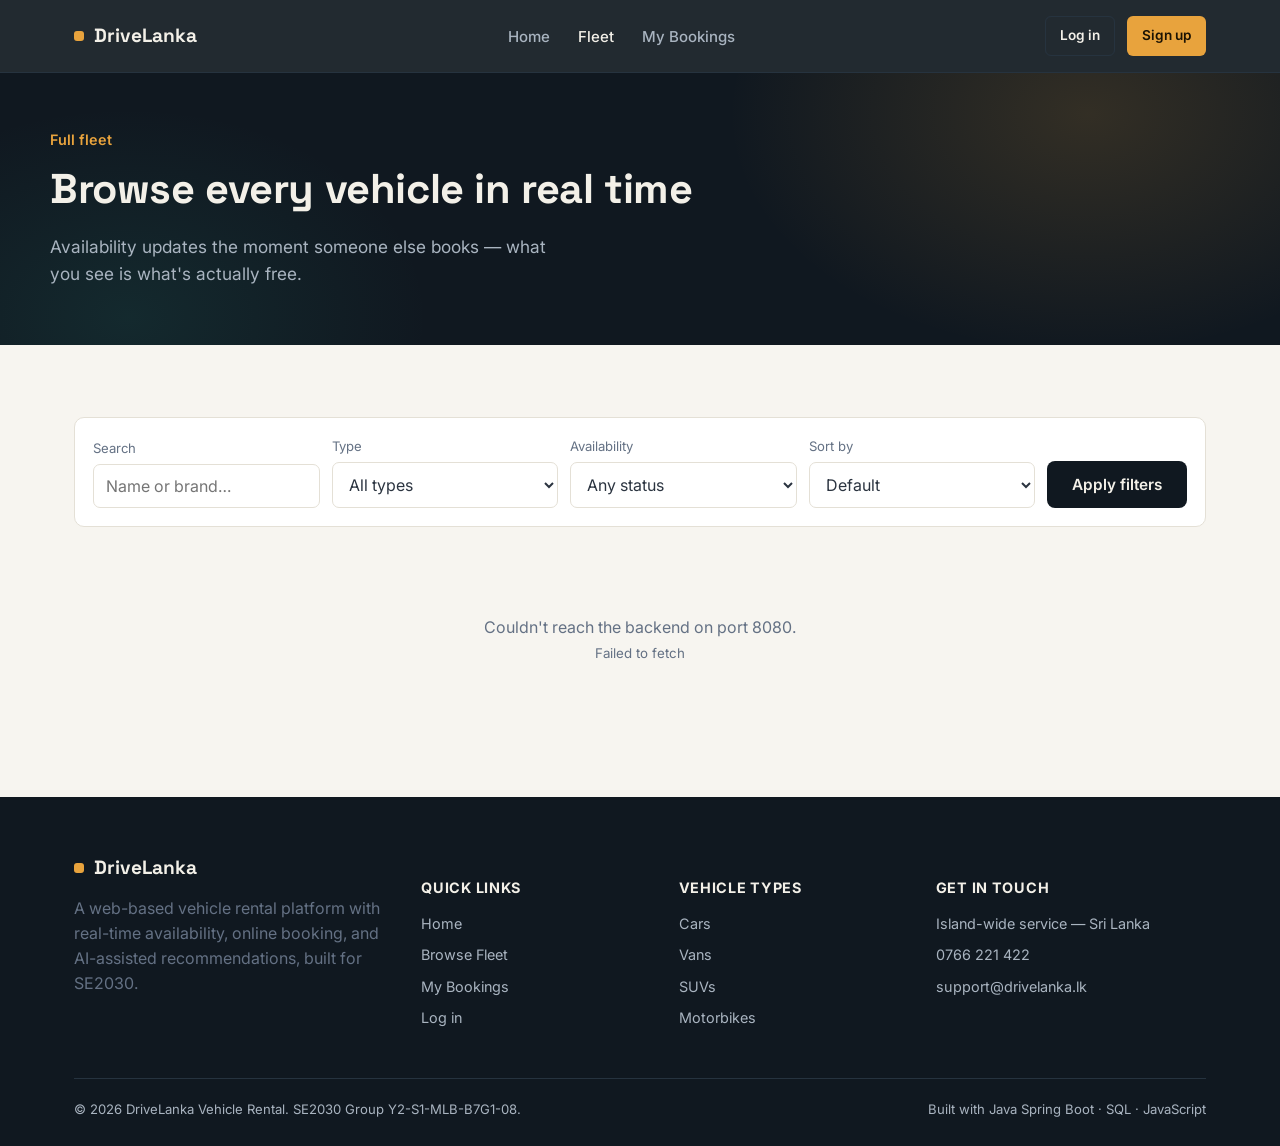
<file: vehicle-rental-system-FINAL/frontend/vehicles.html>
<!DOCTYPE html>
<html lang="en">
<head>
<meta charset="UTF-8" />
<meta name="viewport" content="width=device-width, initial-scale=1.0" />
<title>Browse Fleet — DriveLanka</title>
<link rel="stylesheet" href="css/style.css" />
</head>
<body data-page="vehicles.html">

<nav class="nav" id="nav-mount"></nav>

<header class="hero" style="padding-bottom: 0;">
  <div class="wrap" style="position:relative;padding:56px 0 40px;">
    <div class="hero-eyebrow">Full fleet</div>
    <h1 style="font-size:clamp(1.9rem,3.4vw,2.6rem);max-width:none;">Browse every vehicle in real time</h1>
    <p class="lead">Availability updates the moment someone else books — what you see is what's actually free.</p>
  </div>
</header>

<section class="section">
  <div class="wrap">
    <form class="filter-bar" id="filterForm">
      <div class="field">
        <label for="fSearch">Search</label>
        <input type="text" id="fSearch" placeholder="Name or brand…" />
      </div>
      <div class="field">
        <label for="fType">Type</label>
        <select id="fType">
          <option value="">All types</option>
          <option value="Car">Car</option>
          <option value="Van">Van</option>
          <option value="SUV">SUV</option>
          <option value="Motorbike">Motorbike</option>
        </select>
      </div>
      <div class="field">
        <label for="fStatus">Availability</label>
        <select id="fStatus">
          <option value="">Any status</option>
          <option value="AVAILABLE">Available</option>
          <option value="RESERVED">Reserved</option>
          <option value="RENTED">Rented</option>
          <option value="MAINTENANCE">Maintenance</option>
        </select>
      </div>
      <div class="field">
        <label for="fSort">Sort by</label>
        <select id="fSort">
          <option value="">Default</option>
          <option value="price_asc">Price: Low to High</option>
          <option value="price_desc">Price: High to Low</option>
        </select>
      </div>
      <button type="submit" class="btn btn-dark">Apply filters</button>
    </form>

    <div id="resultsMeta" style="margin-bottom:16px;color:var(--text-mute);font-size:.9rem;"></div>
    <div class="grid" id="vehicleGrid">
      <div class="spinner"></div>
    </div>
  </div>
</section>

<footer class="footer" id="footer-mount"></footer>

<script src="js/api.js"></script>
<script src="js/layout.js"></script>
<script src="js/vehicles.js"></script>
</body>
</html>
</file>
<file: vehicle-rental-system-FINAL/frontend/css/style.css>
/* =========================================================
   DriveLanka — Web-Based Vehicle Rental System
   Design tokens
   ========================================================= */
@import url('https://fonts.googleapis.com/css2?family=Space+Grotesk:wght@500;600;700&family=Inter:wght@400;500;600;700&display=swap');

:root{
  /* Color */
  --ink:        #101820;   /* near-black navy, base dark surface */
  --ink-soft:   #17222D;   /* card surface on dark */
  --line-dark:  #26333F;

  --amber:      #E8A33D;   /* primary accent — brand color */
  --amber-dark: #C8811E;
  --teal:       #2FA793;   /* secondary accent, used sparingly for status/links */

  --paper:      #F7F5F0;   /* light section background */
  --paper-card: #FFFFFF;
  --line-light: #E4E0D6;

  --text-body:  #2B3440;
  --text-mute:  #647184;
  --text-onink: #F3F0E8;
  --text-onink-mute: #A9B4C0;

  --good:  #2F8F5B;
  --warn:  #C8811E;
  --bad:   #C7462F;

  /* Type */
  --font-head: 'Space Grotesk', 'Segoe UI', sans-serif;
  --font-body: 'Inter', 'Segoe UI', sans-serif;

  /* Layout */
  --maxw: 1180px;
  --radius: 10px;
  --radius-sm: 6px;
  --shadow-card: 0 1px 2px rgba(16,24,32,.06), 0 10px 24px -14px rgba(16,24,32,.18);
}

*{ box-sizing: border-box; }
html{ scroll-behavior: smooth; }
body{
  margin:0;
  font-family: var(--font-body);
  color: var(--text-body);
  background: var(--paper);
  line-height: 1.55;
  -webkit-font-smoothing: antialiased;
}
h1,h2,h3,h4{
  font-family: var(--font-head);
  color: var(--ink);
  line-height: 1.15;
  margin: 0 0 .5em;
  letter-spacing: -0.01em;
}
p{ margin: 0 0 1em; color: var(--text-mute); max-width: 62ch; }
a{ color: inherit; text-decoration: none; }
img{ max-width: 100%; display:block; }
ul{ margin:0; padding:0; list-style:none; }
button{ font-family: inherit; cursor:pointer; }
input, select, textarea{ font-family: inherit; font-size: 1rem; }

:focus-visible{ outline: 2px solid var(--amber); outline-offset: 2px; }

.wrap{ max-width: var(--maxw); margin: 0 auto; padding: 0 24px; }
.section{ padding: 72px 0; }
.section-tight{ padding: 40px 0; }

.section-head{ max-width: 640px; margin-bottom: 40px; }
.section-head .kicker{ color: var(--amber-dark); font-weight: 600; font-size: .92rem; margin-bottom: 6px; display:block; }
.section-head h2{ font-size: clamp(1.7rem, 3vw, 2.3rem); }

/* ---------- Buttons ---------- */
.btn{
  display:inline-flex; align-items:center; justify-content:center; gap:8px;
  padding: 13px 24px; border-radius: 8px; font-weight: 600; font-size: .96rem;
  border: 1px solid transparent; transition: transform .15s ease, background .15s ease, border-color .15s ease;
  white-space: nowrap;
}
.btn:active{ transform: translateY(1px); }
.btn-primary{ background: var(--amber); color: #1A1204; }
.btn-primary:hover{ background: var(--amber-dark); }
.btn-outline{ background: transparent; border-color: var(--line-dark); color: var(--text-onink); }
.btn-outline:hover{ border-color: var(--amber); color: var(--amber); }
.btn-dark{ background: var(--ink); color: var(--text-onink); }
.btn-dark:hover{ background: #223040; }
.btn-danger{ background: transparent; border-color: #E4B3A6; color: var(--bad); }
.btn-danger:hover{ background: #FBEAE5; }
.btn-edit{ background: transparent; border-color: var(--good); color: var(--good); }
.btn-edit:hover{ background: var(--good); color: #fff; }
.btn-sm{ padding: 8px 14px; font-size: .85rem; border-radius: 6px; }
.btn-block{ width:100%; }
.btn[disabled]{ opacity: .5; cursor:not-allowed; }

/* Date inputs (booking dates, etc.) - default browser calendar icon is nearly
   invisible on our dark surfaces, so give it explicit color/contrast. */
input[type="date"]{
  color-scheme: light;
  accent-color: var(--amber);
  border: 1px solid var(--line-dark);
  border-radius: 8px;
  padding: 10px 12px;
  background: var(--paper-card);
  color: var(--text-body);
}
input[type="date"]::-webkit-calendar-picker-indicator{
  filter: invert(48%) sepia(60%) saturate(900%) hue-rotate(1deg); /* tints the icon amber to match the brand */
  cursor: pointer;
}

/* ---------- Nav ---------- */
.nav{
  position: sticky; top:0; z-index: 50;
  background: rgba(16,24,32,.92); backdrop-filter: blur(6px);
  border-bottom: 1px solid var(--line-dark);
}
.nav .wrap{ display:flex; align-items:center; justify-content:space-between; height: 72px; }
.brand{ display:flex; align-items:center; gap:10px; font-family: var(--font-head); font-weight:700; font-size:1.2rem; color: var(--text-onink); }
.brand .dot{ width:10px; height:10px; border-radius: 3px; background: var(--amber); }
.nav-links{ display:flex; align-items:center; gap:28px; }
.nav-links a{ color: var(--text-onink-mute); font-weight:500; font-size:.94rem; transition: color .15s; }
.nav-links a:hover, .nav-links a.active{ color: var(--text-onink); }
.nav-actions{ display:flex; align-items:center; gap:12px; }
.nav-toggle{ display:none; background:none; border:none; color:var(--text-onink); font-size:1.5rem; }

@media (max-width: 860px){
  .nav-links{ position:absolute; top:72px; left:0; right:0; background: var(--ink); flex-direction:column; align-items:flex-start; padding: 8px 24px 20px; gap:16px; border-bottom: 1px solid var(--line-dark); display:none; }
  .nav-links.open{ display:flex; }
  .nav-toggle{ display:block; }
}

/* ---------- Hero ---------- */
.hero{
  position: relative; background: var(--ink); color: var(--text-onink);
  overflow: hidden;
}
.hero::before{
  content:""; position:absolute; inset:0;
  background:
    radial-gradient(600px 400px at 85% 15%, rgba(232,163,61,.16), transparent 60%),
    radial-gradient(500px 350px at 10% 90%, rgba(47,167,147,.12), transparent 60%);
  pointer-events:none;
}
.hero-inner{ position:relative; padding: 96px 0 88px; display:grid; grid-template-columns: 1.1fr .9fr; gap: 48px; align-items:center; }
.hero-eyebrow{ color: var(--amber); font-weight:600; font-size:.9rem; margin-bottom:14px; }
.hero h1{ font-size: clamp(2.2rem, 4.4vw, 3.4rem); color: var(--text-onink); max-width: 15ch; }
.hero p.lead{ color: var(--text-onink-mute); font-size: 1.08rem; max-width: 48ch; }
.hero-cta{ display:flex; gap:14px; flex-wrap:wrap; margin-top: 28px; }
.hero-stats{ display:flex; gap:32px; margin-top: 44px; flex-wrap:wrap; }
.hero-stats div b{ display:block; font-family: var(--font-head); font-size:1.5rem; color: var(--text-onink); }
.hero-stats div span{ color: var(--text-onink-mute); font-size:.85rem; }

.hero-panel{
  background: var(--ink-soft); border: 1px solid var(--line-dark); border-radius: var(--radius);
  padding: 26px; box-shadow: 0 30px 60px -30px rgba(0,0,0,.6);
}
.hero-panel h3{ color: var(--text-onink); font-size: 1.05rem; margin-bottom: 18px; }
.field{ margin-bottom: 14px; }
.field label{ display:block; font-size:.82rem; color: var(--text-onink-mute); margin-bottom: 6px; }
.field select, .field input{
  width:100%; padding: 11px 12px; border-radius: 7px; border: 1px solid var(--line-dark);
  background: #0D141B; color: var(--text-onink);
}
.field select:focus, .field input:focus{ border-color: var(--amber); }
.field-hint{ display:block; font-size:.75rem; color: var(--text-onink-mute); margin-top:5px; }

@media (max-width: 900px){
  .hero-inner{ grid-template-columns: 1fr; padding: 56px 0 48px; }
}

/* ---------- Feature grid ---------- */
.feature-grid{ display:grid; grid-template-columns: repeat(4, 1fr); gap: 20px; }
.feature-card{ background: var(--paper-card); border: 1px solid var(--line-light); border-radius: var(--radius); padding: 24px; }
.feature-card .icon{ width:40px; height:40px; border-radius:9px; background:#FBF0DD; color: var(--amber-dark); display:flex; align-items:center; justify-content:center; margin-bottom:16px; font-size:1.2rem; }
.feature-card h4{ font-size: 1.02rem; margin-bottom:6px; }
.feature-card p{ font-size: .92rem; margin:0; }
@media (max-width: 900px){ .feature-grid{ grid-template-columns: repeat(2,1fr); } }
@media (max-width: 560px){ .feature-grid{ grid-template-columns: 1fr; } }

/* ---------- Filter bar ---------- */
.filter-bar{
  display:flex; gap:12px; flex-wrap:wrap; align-items:flex-end;
  background: var(--paper-card); border:1px solid var(--line-light); border-radius: var(--radius);
  padding: 18px; margin-bottom: 28px;
}
.filter-bar .field{ margin:0; min-width: 160px; flex:1; }
.filter-bar .field select, .filter-bar .field input{ background:#fff; color: var(--text-body); border-color: var(--line-light); }
.filter-bar .field label{ color: var(--text-mute); }

/* ---------- Vehicle grid / cards ---------- */
.grid{ display:grid; grid-template-columns: repeat(4, 1fr); gap: 22px; }
@media (max-width: 1000px){ .grid{ grid-template-columns: repeat(2,1fr); } }
@media (max-width: 600px){ .grid{ grid-template-columns: 1fr; } }

.vcard{
  background: var(--paper-card); border:1px solid var(--line-light); border-radius: var(--radius);
  overflow:hidden; box-shadow: var(--shadow-card); display:flex; flex-direction:column;
}
.vcard .thumb{ height:160px; background-size:cover; background-position:center; position:relative; }
.badge{
  position:absolute; top:10px; left:10px; font-size:.72rem; font-weight:700; padding:4px 10px; border-radius:999px;
  text-transform: uppercase; letter-spacing:.03em;
}
.badge.AVAILABLE{ background:#E4F3EA; color: var(--good); }
.badge.RENTED{ background:#FDEDE9; color: var(--bad); }
.badge.RESERVED{ background:#FFF3DE; color: var(--warn); }
.badge.MAINTENANCE{ background:#EDEDED; color:#555; }
.vcard .body{ padding: 16px 18px 18px; flex:1; display:flex; flex-direction:column; }
.vcard .type{ font-size:.78rem; color: var(--text-mute); text-transform:uppercase; letter-spacing:.04em; margin-bottom:4px; }
.vcard h4{ font-size:1.08rem; margin-bottom:8px; }
.vcard .specs{ display:flex; gap:14px; font-size:.82rem; color: var(--text-mute); margin-bottom:14px; }
.vcard .specs span{ display:flex; align-items:center; gap:5px; }
.vcard .price-row{ display:flex; align-items:center; justify-content:space-between; margin-top:auto; padding-top:12px; border-top:1px dashed var(--line-light); }
.vcard .price{ font-family: var(--font-head); font-weight:700; color: var(--ink); font-size:1.15rem; }
.vcard .price small{ font-family: var(--font-body); font-weight:400; color: var(--text-mute); font-size:.78rem; }

/* ---------- Tabs ---------- */
.tabs{ display:flex; gap:6px; margin-bottom: 26px; flex-wrap:wrap; }
.tab{ padding: 9px 18px; border-radius: 999px; background: var(--paper-card); border:1px solid var(--line-light); color: var(--text-mute); font-weight:600; font-size:.88rem; }
.tab.active{ background: var(--ink); color: var(--text-onink); border-color: var(--ink); }

/* ---------- Steps ---------- */
.steps{ display:grid; grid-template-columns: repeat(3, 1fr); gap: 26px; }
.step{ position:relative; padding-left: 6px; }
.step .num{ font-family: var(--font-head); font-size: 2.2rem; font-weight:700; color: var(--line-light); -webkit-text-stroke: 1px var(--text-mute); margin-bottom: 10px; }
.step h4{ font-size:1.05rem; margin-bottom:6px; }
.step p{ font-size:.92rem; }
@media (max-width: 800px){ .steps{ grid-template-columns: 1fr; } }

/* ---------- Testimonials ---------- */
.testimonial-grid{ display:grid; grid-template-columns: repeat(3,1fr); gap:20px; }
.tcard{ background: var(--paper-card); border:1px solid var(--line-light); border-radius: var(--radius); padding:24px; }
.tcard p{ font-size:.95rem; color: var(--text-body); margin-bottom:16px; }
.tcard .who b{ display:block; font-size:.92rem; color: var(--ink); }
.tcard .who span{ font-size:.8rem; color: var(--text-mute); }
@media (max-width: 900px){ .testimonial-grid{ grid-template-columns: 1fr; } }

/* ---------- FAQ ---------- */
.faq-item{ border-bottom: 1px solid var(--line-light); padding: 18px 0; }
.faq-q{ display:flex; justify-content:space-between; align-items:center; cursor:pointer; font-weight:600; color: var(--ink); }
.faq-q .chev{ transition: transform .2s; color: var(--text-mute); }
.faq-item.open .faq-q .chev{ transform: rotate(45deg); }
.faq-a{ display:none; padding-top:10px; font-size:.94rem; }
.faq-item.open .faq-a{ display:block; }

/* ---------- CTA band ---------- */
.cta-band{ background: var(--ink); color: var(--text-onink); border-radius: var(--radius); padding: 48px; display:flex; align-items:center; justify-content:space-between; gap:24px; flex-wrap:wrap; }
.cta-band h3{ color: var(--text-onink); font-size:1.5rem; margin-bottom:4px; }
.cta-band p{ color: var(--text-onink-mute); margin:0; }

/* ---------- Footer ---------- */
.footer{ background: var(--ink); color: var(--text-onink-mute); padding: 56px 0 26px; }
.footer .cols{ display:grid; grid-template-columns: 1.4fr 1fr 1fr 1.2fr; gap: 32px; margin-bottom: 40px; }
.footer h5{ color: var(--text-onink); font-size:.9rem; margin-bottom:14px; text-transform:uppercase; letter-spacing:.05em; }
.footer li{ margin-bottom: 9px; font-size:.9rem; }
.footer a:hover{ color: var(--amber); }
.footer .bottom{ border-top:1px solid var(--line-dark); padding-top:20px; font-size:.82rem; display:flex; justify-content:space-between; flex-wrap:wrap; gap:10px; }
@media (max-width: 800px){ .footer .cols{ grid-template-columns: 1fr 1fr; } }

/* ---------- Forms (auth pages) ---------- */
.auth-shell{ min-height: calc(100vh - 72px); display:flex; align-items:center; justify-content:center; padding: 48px 20px; }
.auth-card{ width:100%; max-width: 420px; background: var(--paper-card); border:1px solid var(--line-light); border-radius: var(--radius); padding: 36px; box-shadow: var(--shadow-card); }
.auth-card h2{ font-size: 1.5rem; margin-bottom: 6px; }
.auth-card .sub{ color: var(--text-mute); font-size:.92rem; margin-bottom: 26px; }
.auth-card .field label{ color: var(--text-body); }
.auth-card .field select, .auth-card .field input{ background:#fff; color:var(--text-body); border-color: var(--line-light); }
.auth-foot{ margin-top:18px; font-size:.9rem; color: var(--text-mute); text-align:center; }
.form-msg{ font-size:.88rem; border-radius:7px; padding:10px 12px; margin-bottom:16px; display:none; }
.form-msg.error{ display:block; background:#FBEAE5; color: var(--bad); }
.form-msg.success{ display:block; background:#E4F3EA; color: var(--good); }

/* ---------- Admin ---------- */
.admin-shell{ display:grid; grid-template-columns: 240px 1fr; min-height: calc(100vh - 72px); }
.admin-side{ background: var(--ink); color: var(--text-onink); padding: 26px 18px; }
.admin-side .who{ padding: 0 6px 20px; border-bottom:1px solid var(--line-dark); margin-bottom: 16px; }
.admin-side .who b{ display:block; color:var(--text-onink); }
.admin-side .who span{ font-size:.8rem; color: var(--text-onink-mute); }
.admin-nav button{
  width:100%; text-align:left; background:none; border:none; color: var(--text-onink-mute);
  padding: 11px 12px; border-radius:8px; font-size:.92rem; font-weight:500; margin-bottom:4px;
}
.admin-nav button:hover{ background: rgba(255,255,255,.06); color: var(--text-onink); }
.admin-nav button.active{ background: var(--amber); color:#1A1204; font-weight:700; }
.admin-main{ padding: 32px; background: var(--paper); }
.admin-header{ display:flex; justify-content:space-between; align-items:flex-start; margin-bottom: 22px; flex-wrap:wrap; gap:12px;}
.admin-header h2{ font-size:1.4rem; margin-bottom:2px; }
.admin-header p{ margin:0; font-size:.88rem; }

.stat-row{ display:grid; grid-template-columns: repeat(4,1fr); gap:16px; margin-bottom: 26px; }
.stat-card{ background:var(--paper-card); border:1px solid var(--line-light); border-radius:var(--radius); padding:18px; }
.stat-card span{ font-size:.8rem; color:var(--text-mute); }
.stat-card b{ display:block; font-family: var(--font-head); font-size:1.6rem; color:var(--ink); margin-top:4px; }
@media (max-width: 900px){ .stat-row{ grid-template-columns: repeat(2,1fr); } }

.panel{ background: var(--paper-card); border:1px solid var(--line-light); border-radius: var(--radius); overflow:hidden; }
.panel-head{ display:flex; justify-content:space-between; align-items:center; padding: 16px 20px; border-bottom:1px solid var(--line-light); flex-wrap:wrap; gap:10px; }
.panel-head h3{ font-size:1.05rem; margin:0; }

table{ width:100%; border-collapse: collapse; font-size:.9rem; }
thead th{ text-align:left; padding: 12px 20px; background:#FAF8F3; color: var(--text-mute); font-weight:600; font-size:.78rem; text-transform:uppercase; letter-spacing:.03em; border-bottom:1px solid var(--line-light); }
tbody td{ padding: 13px 20px; border-bottom:1px solid var(--line-light); vertical-align:middle; }
tbody tr:last-child td{ border-bottom:none; }
tbody tr:hover{ background:#FCFBF8; }
.row-actions{ display:flex; gap:8px; }
.status-pill{ font-size:.74rem; font-weight:700; padding:4px 10px; border-radius:999px; text-transform:uppercase; letter-spacing:.02em; }

/* ---------- Modal ---------- */
.modal-backdrop{ position:fixed; inset:0; background: rgba(16,24,32,.55); display:none; align-items:center; justify-content:center; z-index:100; padding:20px; }
.modal-backdrop.open{ display:flex; }
.modal{ background:#fff; border-radius: var(--radius); width:100%; max-width: 560px; max-height: 90vh; overflow-y:auto; padding: 28px; }
.modal h3{ font-size:1.25rem; margin-bottom: 18px; }
.modal .grid-2{ display:grid; grid-template-columns: 1fr 1fr; gap:14px; }
.modal-actions{ display:flex; justify-content:flex-end; gap:10px; margin-top: 20px; }

/* ---------- Utility ---------- */
.center{ text-align:center; }
.mt-lg{ margin-top: 40px; }
.empty-state{ text-align:center; padding: 60px 20px; color: var(--text-mute); }
.spinner{ width:22px; height:22px; border:3px solid var(--line-light); border-top-color: var(--amber); border-radius:50%; animation: spin .7s linear infinite; margin: 40px auto; }
@keyframes spin{ to{ transform: rotate(360deg); } }
.toast{ position:fixed; bottom:24px; right:24px; background: var(--ink); color:var(--text-onink); padding: 14px 20px; border-radius: 8px; font-size:.9rem; box-shadow: 0 12px 30px rgba(0,0,0,.25); z-index:200; opacity:0; transform: translateY(10px); transition: all .25s; }
.toast.show{ opacity:1; transform: translateY(0); }
.toast.error{ background: var(--bad); }
.toast.success{ background: var(--good); }
</file>
